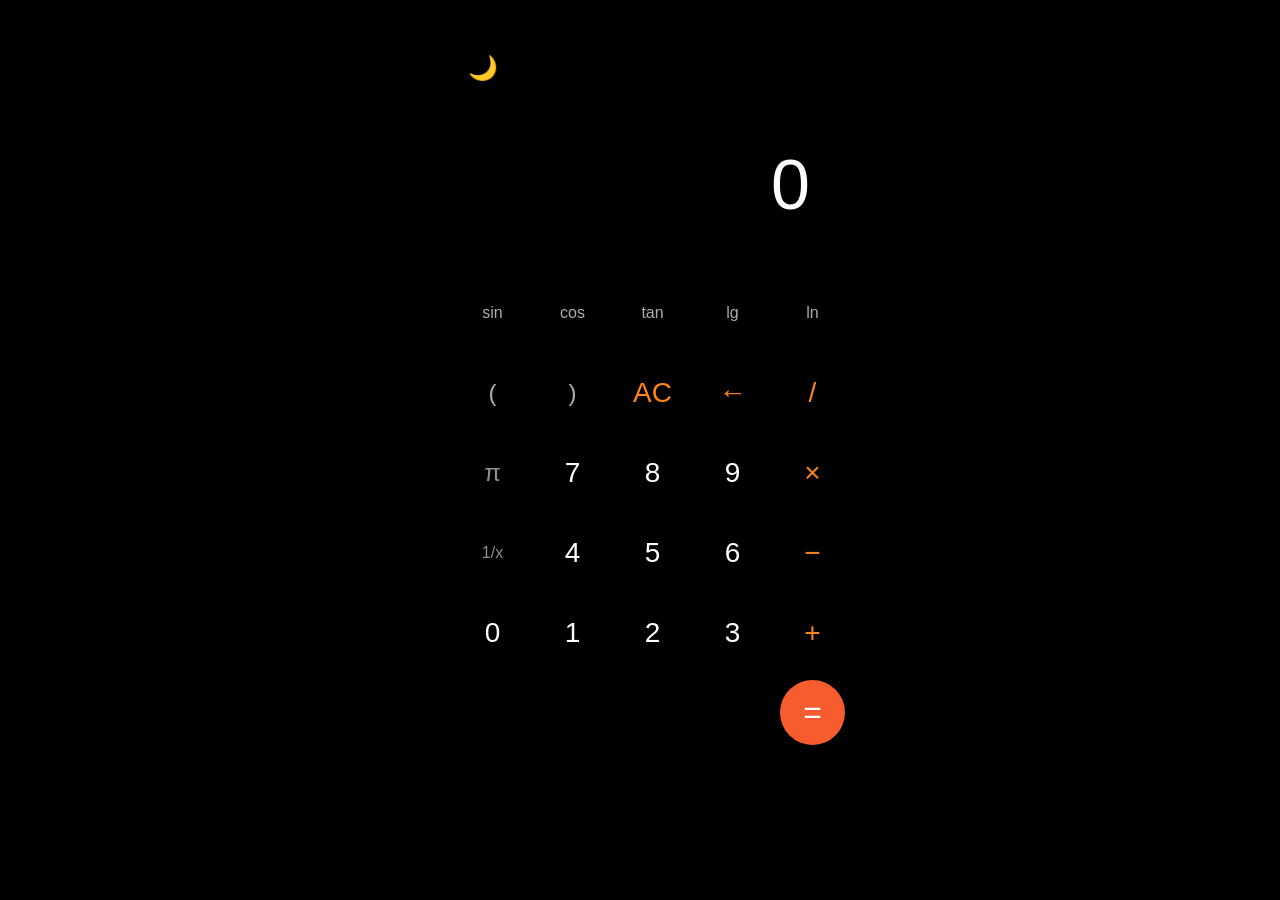
<file: index.html>
<!DOCTYPE html>
<html lang="ru">
<head>
    <meta charset="UTF-8">
    <meta name="viewport" content="width=device-width, initial-scale=1.0">
    <title>Calculator</title>
    <link rel="stylesheet" href="style.css">
</head>
<body>

    <div id="calculator">
        <div class="top-bar">
            <button onclick="toggleTheme()" id="theme-btn">🌙</button>
        </div>
        
        <input type="text" id="display" disabled value="0">
        
        <div id="buttons">
            <button onclick="appendToDisplay('sin(')" class="btn-gray font-small">sin</button>
            <button onclick="appendToDisplay('cos(')" class="btn-gray font-small">cos</button>
            <button onclick="appendToDisplay('tan(')" class="btn-gray font-small">tan</button>
            <button onclick="appendToDisplay('log(')" class="btn-gray font-small">lg</button>
            <button onclick="appendToDisplay('exp(')" class="btn-gray font-small">ln</button>

            <button onclick="appendToDisplay('(')" class="btn-gray">(</button>
            <button onclick="appendToDisplay(')')" class="btn-gray">)</button>
            <button onclick="clearDisplay()" class="btn-orange-text">AC</button>
            <button onclick="backspace()" class="btn-orange-text">←</button>
            <button onclick="appendToDisplay('/')" class="btn-orange-text">/</button>

            <button onclick="appendToDisplay('π')">π</button>
            <button onclick="appendToDisplay('7')" class="btn-white">7</button>
            <button onclick="appendToDisplay('8')" class="btn-white">8</button>
            <button onclick="appendToDisplay('9')" class="btn-white">9</button>
            <button onclick="appendToDisplay('*')" class="btn-orange-text">×</button>

            <button onclick="appendToDisplay('1/')" class="font-small">1/x</button>
            <button onclick="appendToDisplay('4')" class="btn-white">4</button>
            <button onclick="appendToDisplay('5')" class="btn-white">5</button>
            <button onclick="appendToDisplay('6')" class="btn-white">6</button>
            <button onclick="appendToDisplay('-')" class="btn-orange-text">−</button>

            <button onclick="appendToDisplay('0')" class="btn-white">0</button>
            <button onclick="appendToDisplay('1')" class="btn-white">1</button>
            <button onclick="appendToDisplay('2')" class="btn-white">2</button>
            <button onclick="appendToDisplay('3')" class="btn-white">3</button>
            <button onclick="appendToDisplay('+')" class="btn-orange-text">+</button>

            <div class="empty-space"></div>
            <div class="empty-space"></div>
            <div class="empty-space"></div>
            <div class="empty-space"></div>
            <button onclick="calculate()" class="btn-equal">=</button>
        </div>

    </div>

    <script src="calc.js"></script>
</body>
</html>
</file>
<file: style.css>
/* БАЗОВЫЕ НАСТРОЙКИ ЭКРАНА (ТЕМНАЯ ТЕМА ПО УМОЛЧАНИЮ) */
body {
    background-color: #000000;
    display: flex;
    justify-content: center;
    align-items: center;
    height: 100vh;
    margin: 0;
    font-family: -apple-system, BlinkMacSystemFont, "Segoe UI", Roboto, Helvetica, Arial, sans-serif;
    transition: background-color 0.3s;
}

#calculator {
    background-color: #000000;
    width: 100%;
    max-width: 400px;
    height: 100vh;
    max-height: 850px;
    display: flex;
    flex-direction: column;
    padding: 20px;
    box-sizing: border-box;
    transition: background-color 0.3s;
}

/* ВЕРХНЯЯ ПАНЕЛЬ С КНОПКОЙ ТЕМЫ */
.top-bar {
    display: flex;
    justify-content: flex-start;
    margin-bottom: 20px;
}

#theme-btn {
    background: transparent;
    border: none;
    font-size: 24px;
    cursor: pointer;
    width: 45px;
    height: 45px;
}

/* ОГРОМНЫЙ ЭКРАН КАЛЬКУЛЯТОРА */
#display {
    width: 100%;
    height: 150px;
    font-size: 70px;
    font-weight: 300;
    text-align: right;
    border: none;
    background-color: #000000;
    color: #ffffff;
    padding: 10px;
    box-sizing: border-box;
    margin-bottom: 20px;
    outline: none;
    transition: background-color 0.3s, color 0.3s;
}

/* СЕТКА КНОПОК НА 5 КОЛОНОК */
#buttons {
    display: grid;
    grid-template-columns: repeat(5, 1fr);
    gap: 15px;
    align-items: center;
    justify-items: center;
    width: 100%;
}

/* ОБЩИЙ СТИЛЬ ДЛЯ ВСЕХ КНОПОК */
button {
    width: 65px;
    height: 65px;
    font-size: 24px;
    font-weight: 400;
    border: none;
    border-radius: 50%;
    background-color: transparent;
    color: #8e8e93; /* Цвет для инженерных кнопок по умолчанию */
    cursor: pointer;
    display: flex;
    justify-content: center;
    align-items: center;
    transition: background-color 0.1s, color 0.3s;
}

/* ЭФФЕКТ НАЖАТИЯ ДЛЯ ТЕМНОЙ ТЕМЫ */
button:active {
    background-color: #222222 !important;
}

/* БЕЛЫЕ КНОПКИ ДЛЯ ЦИФР */
.btn-white {
    color: #ffffff !important;
    font-size: 28px;
}

/* СВЕТЛО-СЕРЫЕ КНОПКИ ДЛЯ СКОБОК */
.btn-gray {
    color: #aeaea7 !important;
}

/* ОРАНЖЕВЫЙ ТЕКСТ ДЛЯ МАТЕМАТИЧЕСКИХ ЗНАКОВ */
.btn-orange-text {
    color: #ff851b !important;
    font-size: 28px;
}

/* МЕЛКИЙ ШРИФТ ДЛЯ ТРИГОНОМЕТРИИ */
.font-small {
    font-size: 16px !important;
}

/* КРУГЛАЯ ОРАНЖЕВАЯ КНОПКА РАВНО */
.btn-equal {
    background-color: #f75c2f !important;
    color: #ffffff !important;
    font-size: 32px;
}

.btn-equal:active {
    background-color: #d44b24 !important;
}

/* ПУСТЫЕ МЕСТА ДЛЯ ВЫРАВНИВАНИЯ КНОПКИ "=" ВНИЗУ */
.empty-space {
    width: 65px;
    height: 65px;
}

/* ======================================================= */
/* МАГИЯ СВЕТЛОЙ ТЕМЫ XIAOMI                  */
/* ======================================================= */

body.light-theme, 
body.light-theme #calculator {
    background-color: #f9f9f9 !important; /* Белый фон */
}

body.light-theme #display {
    background-color: #f9f9f9 !important;
    color: #000000 !important; /* Черные цифры на экране */
}

body.light-theme .btn-white {
    color: #000000 !important; /* Черные цифры на кнопках */
}

body.light-theme button {
    color: #666666; /* Инженерные кнопки становятся темнее */
}

body.light-theme button:active {
    background-color: #e5e5e5 !important; /* Серый круг при нажатии днем */
}
</file>
